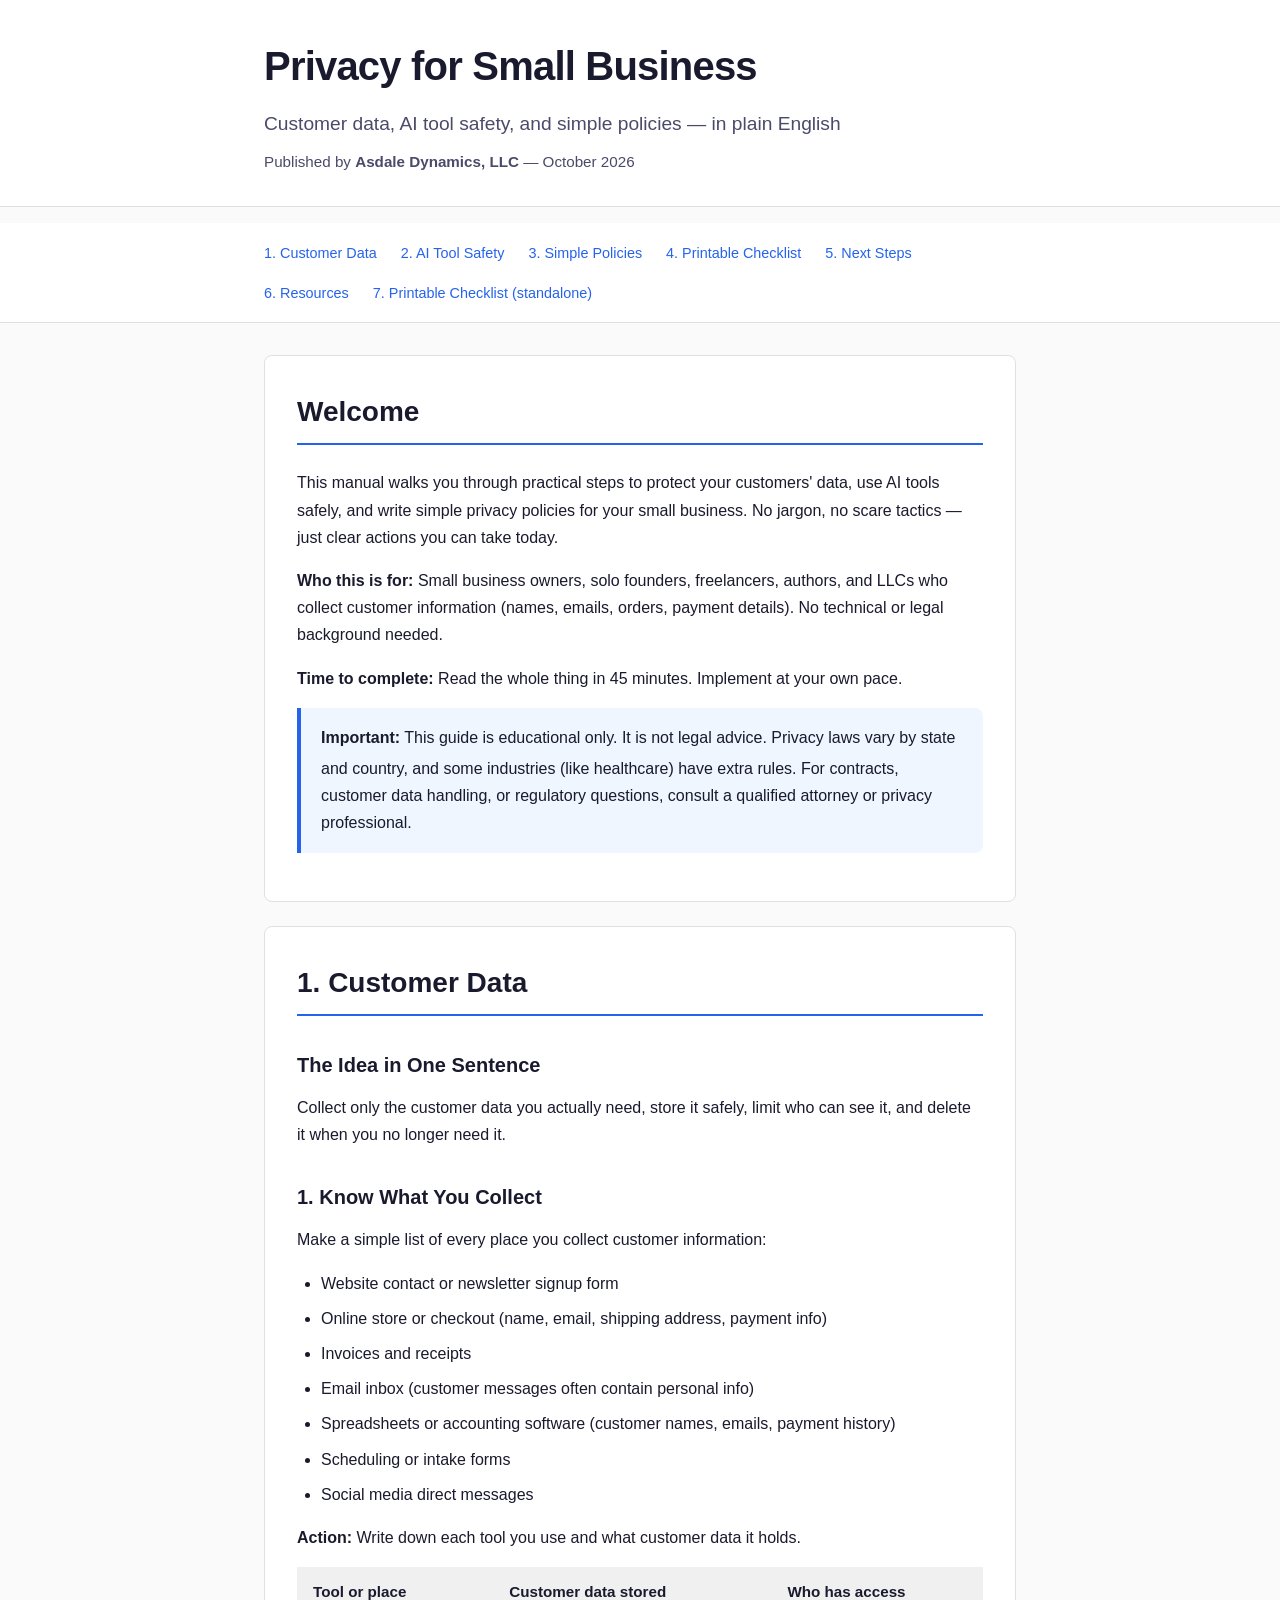
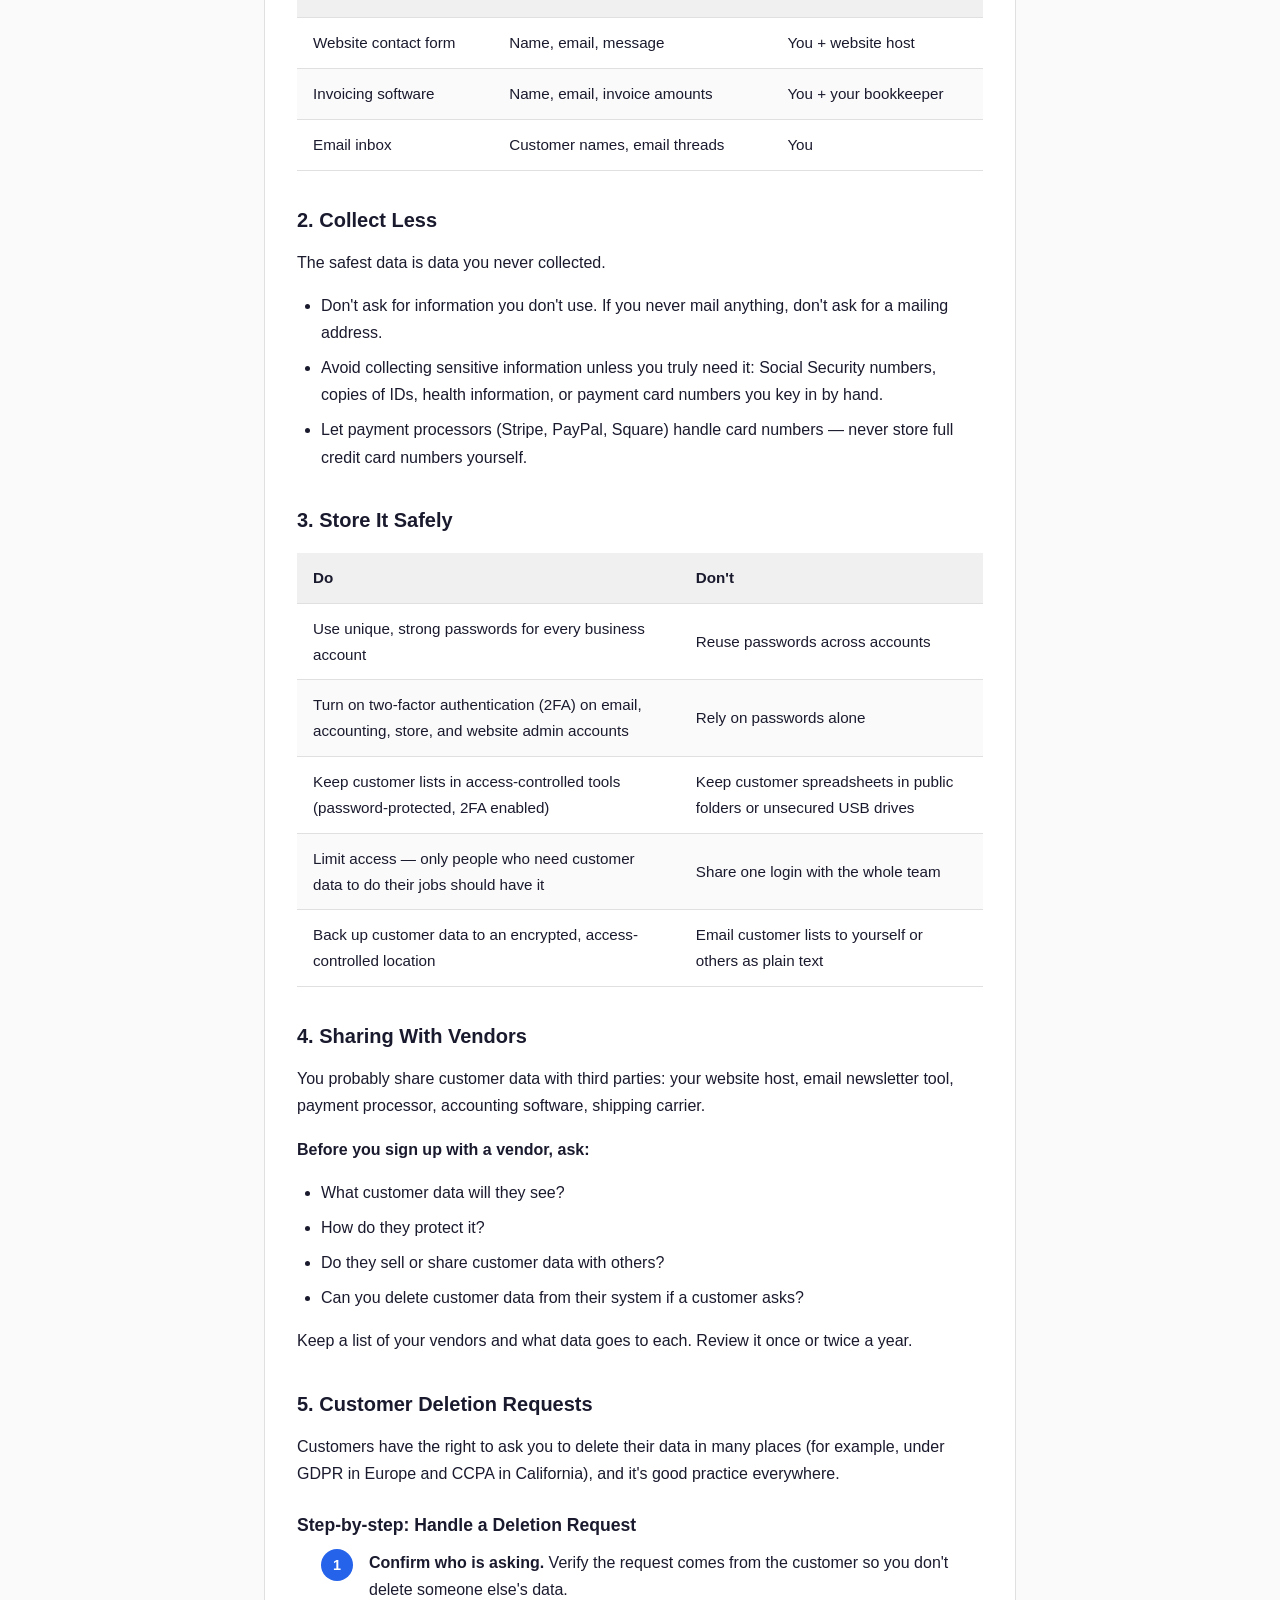
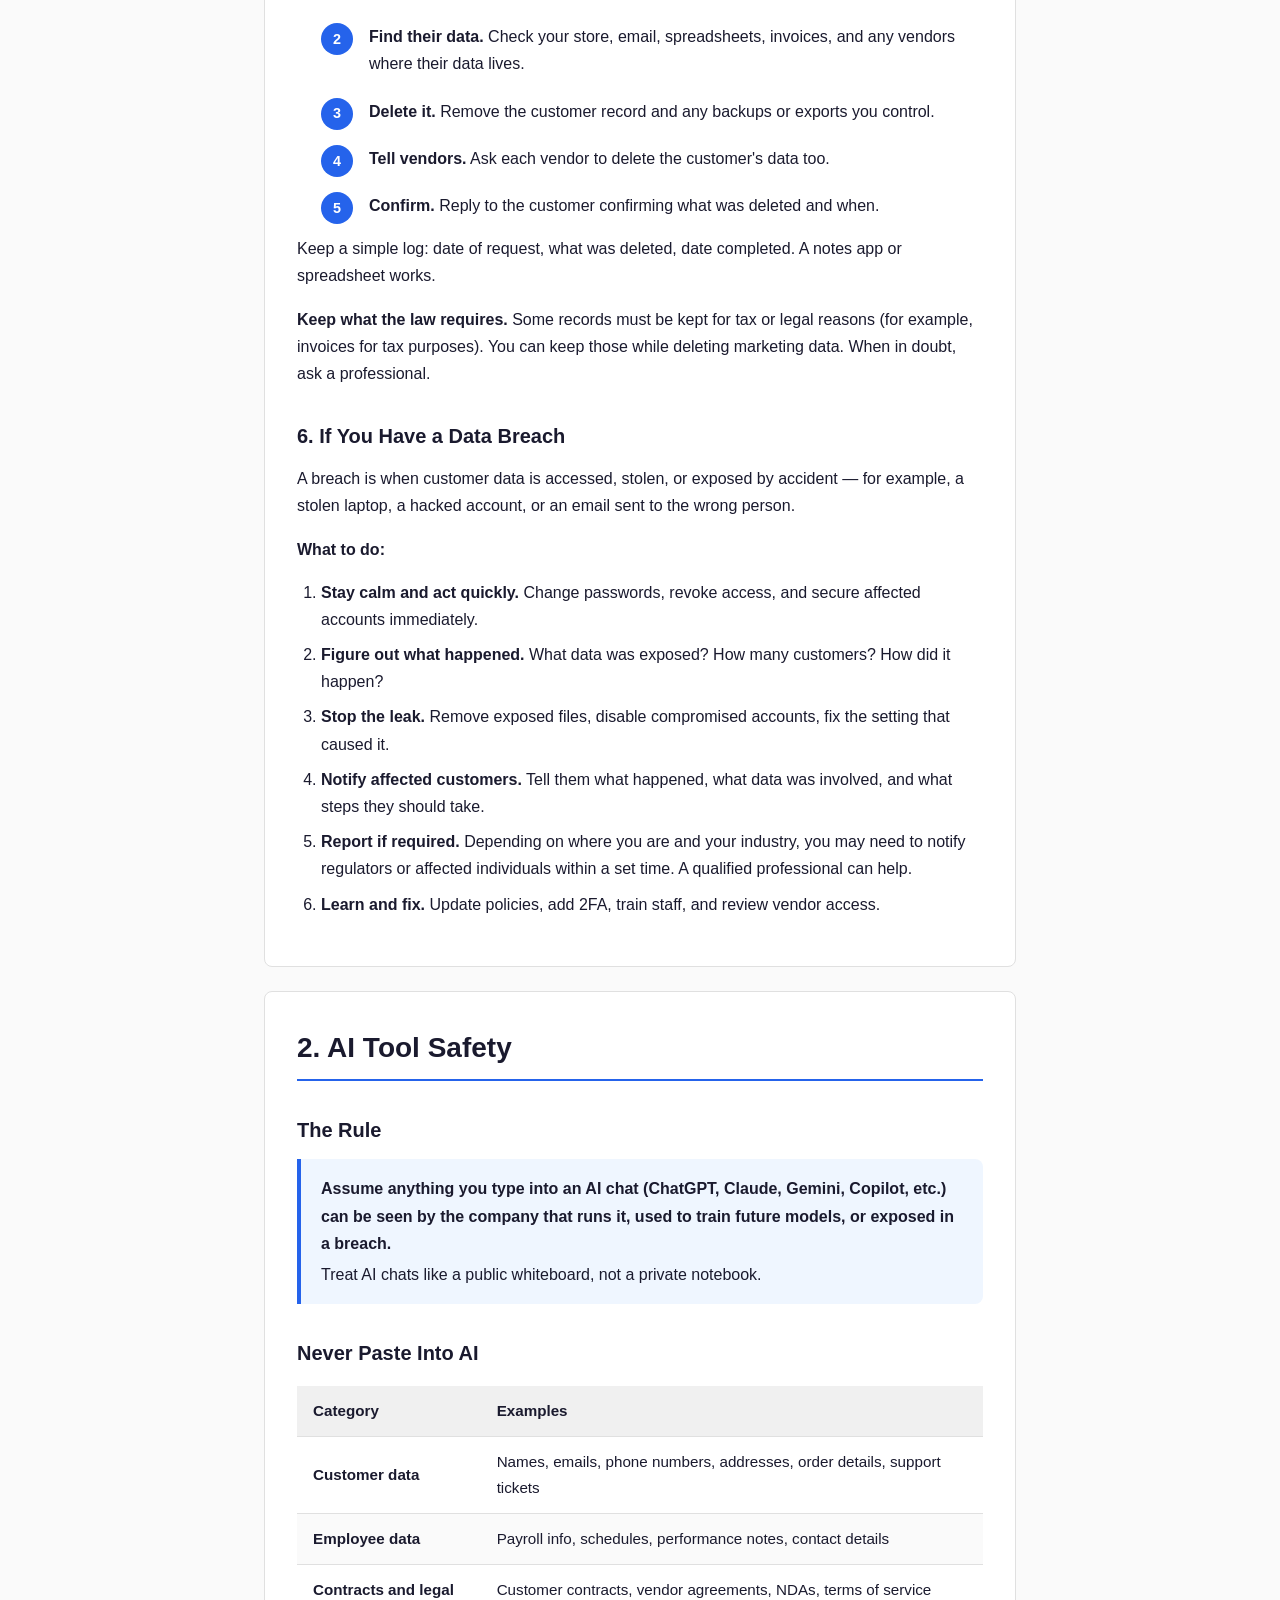
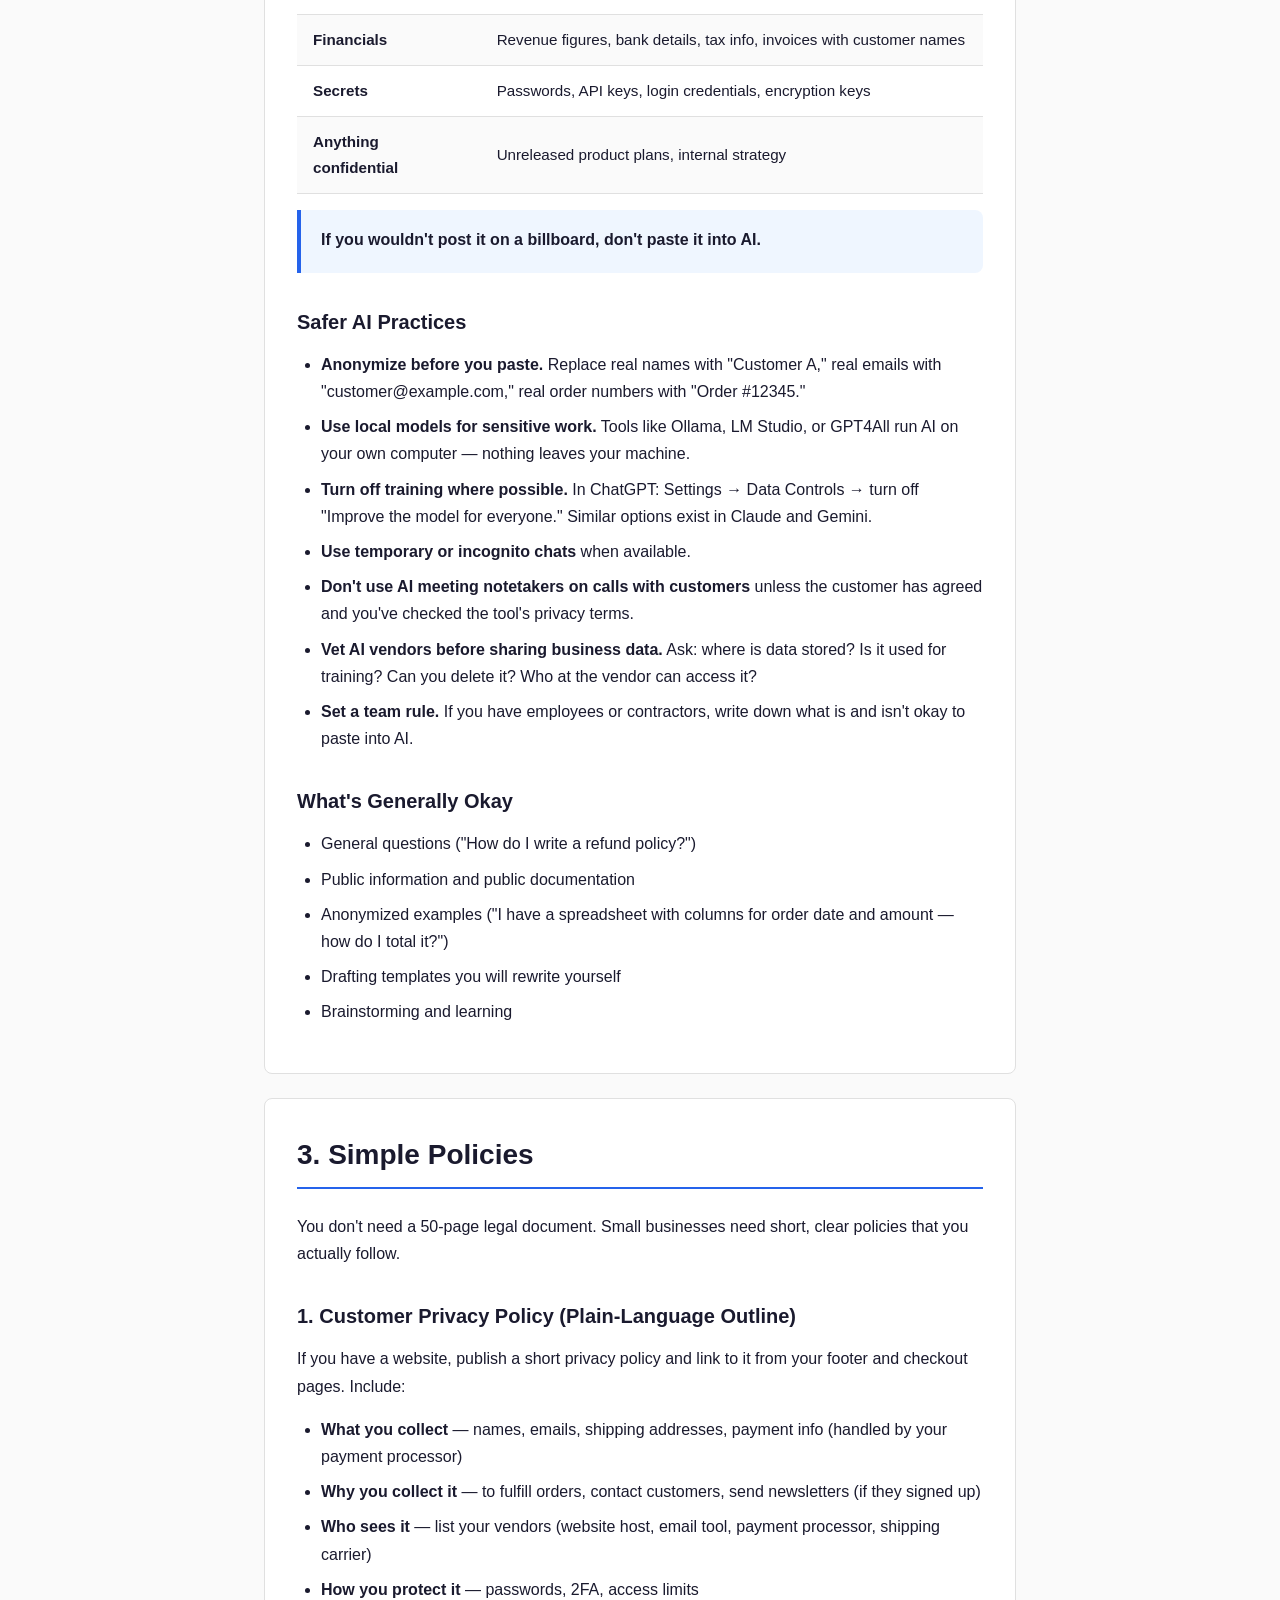
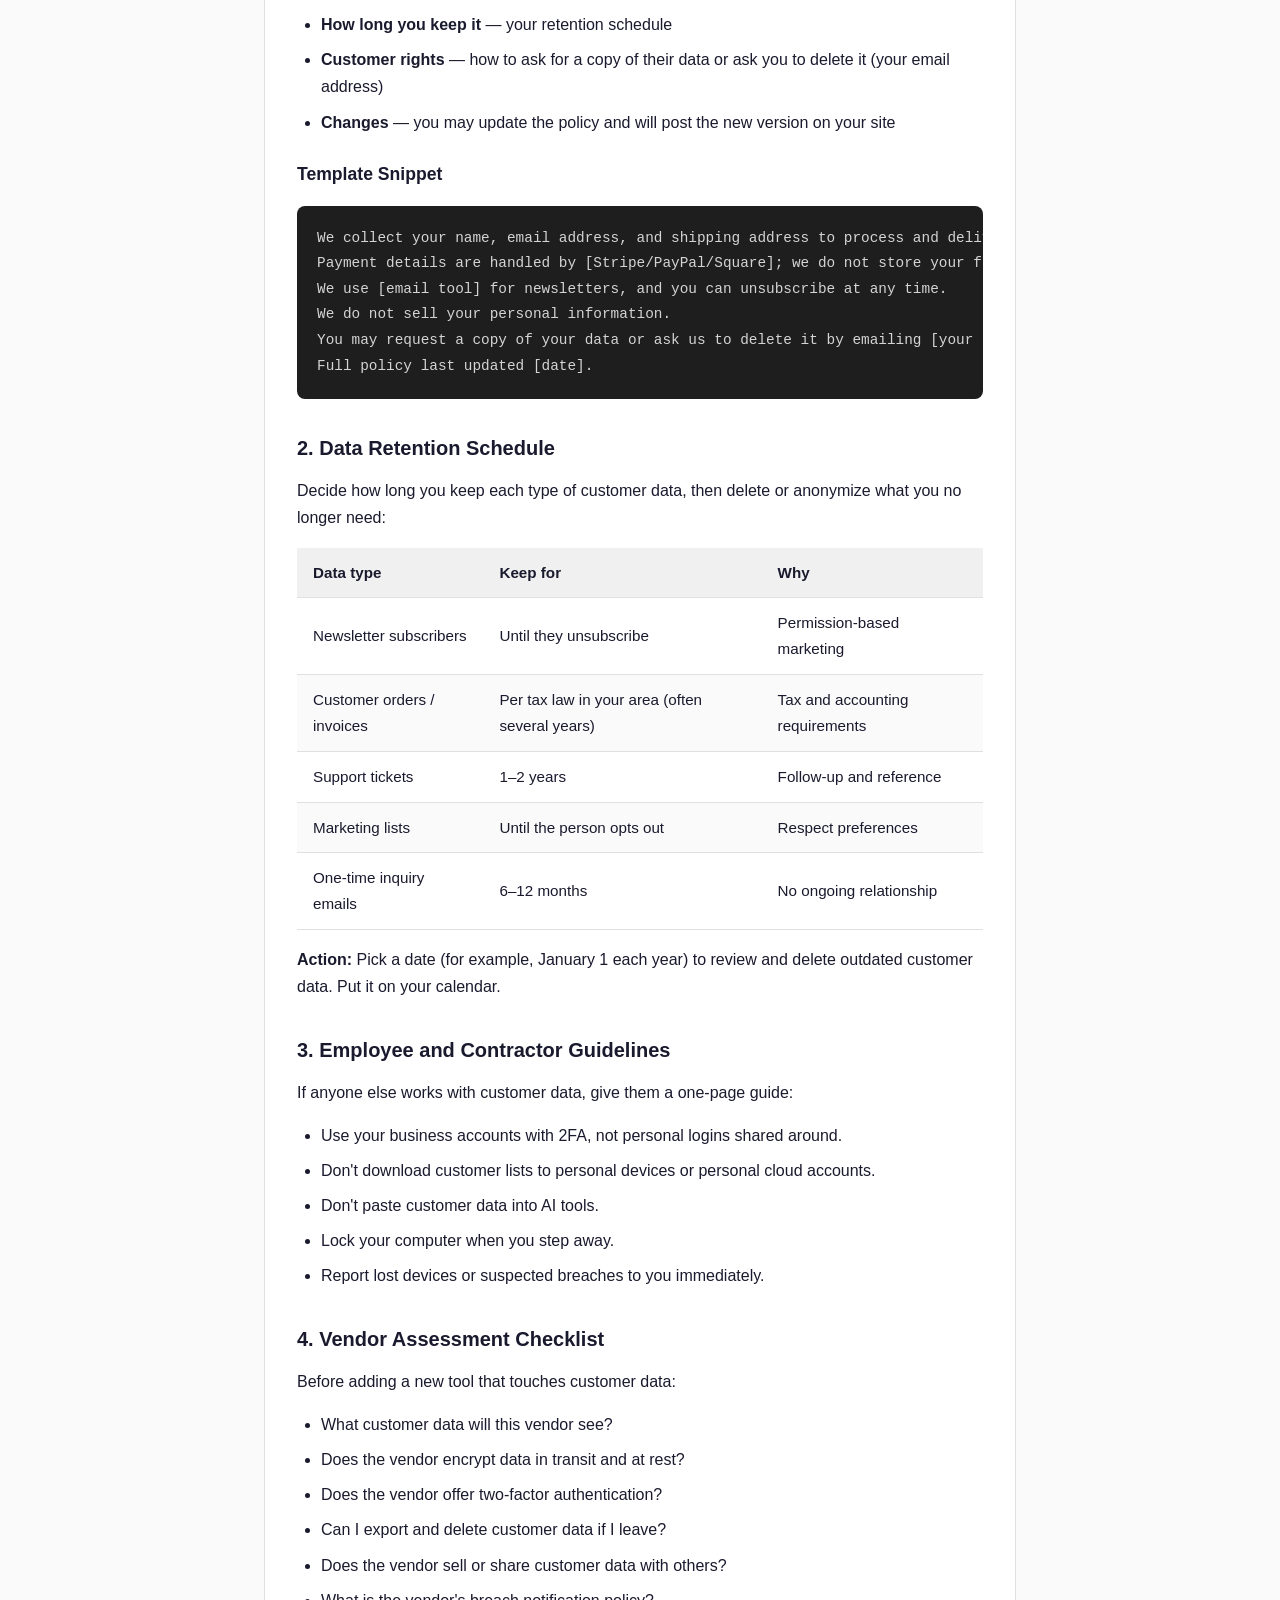
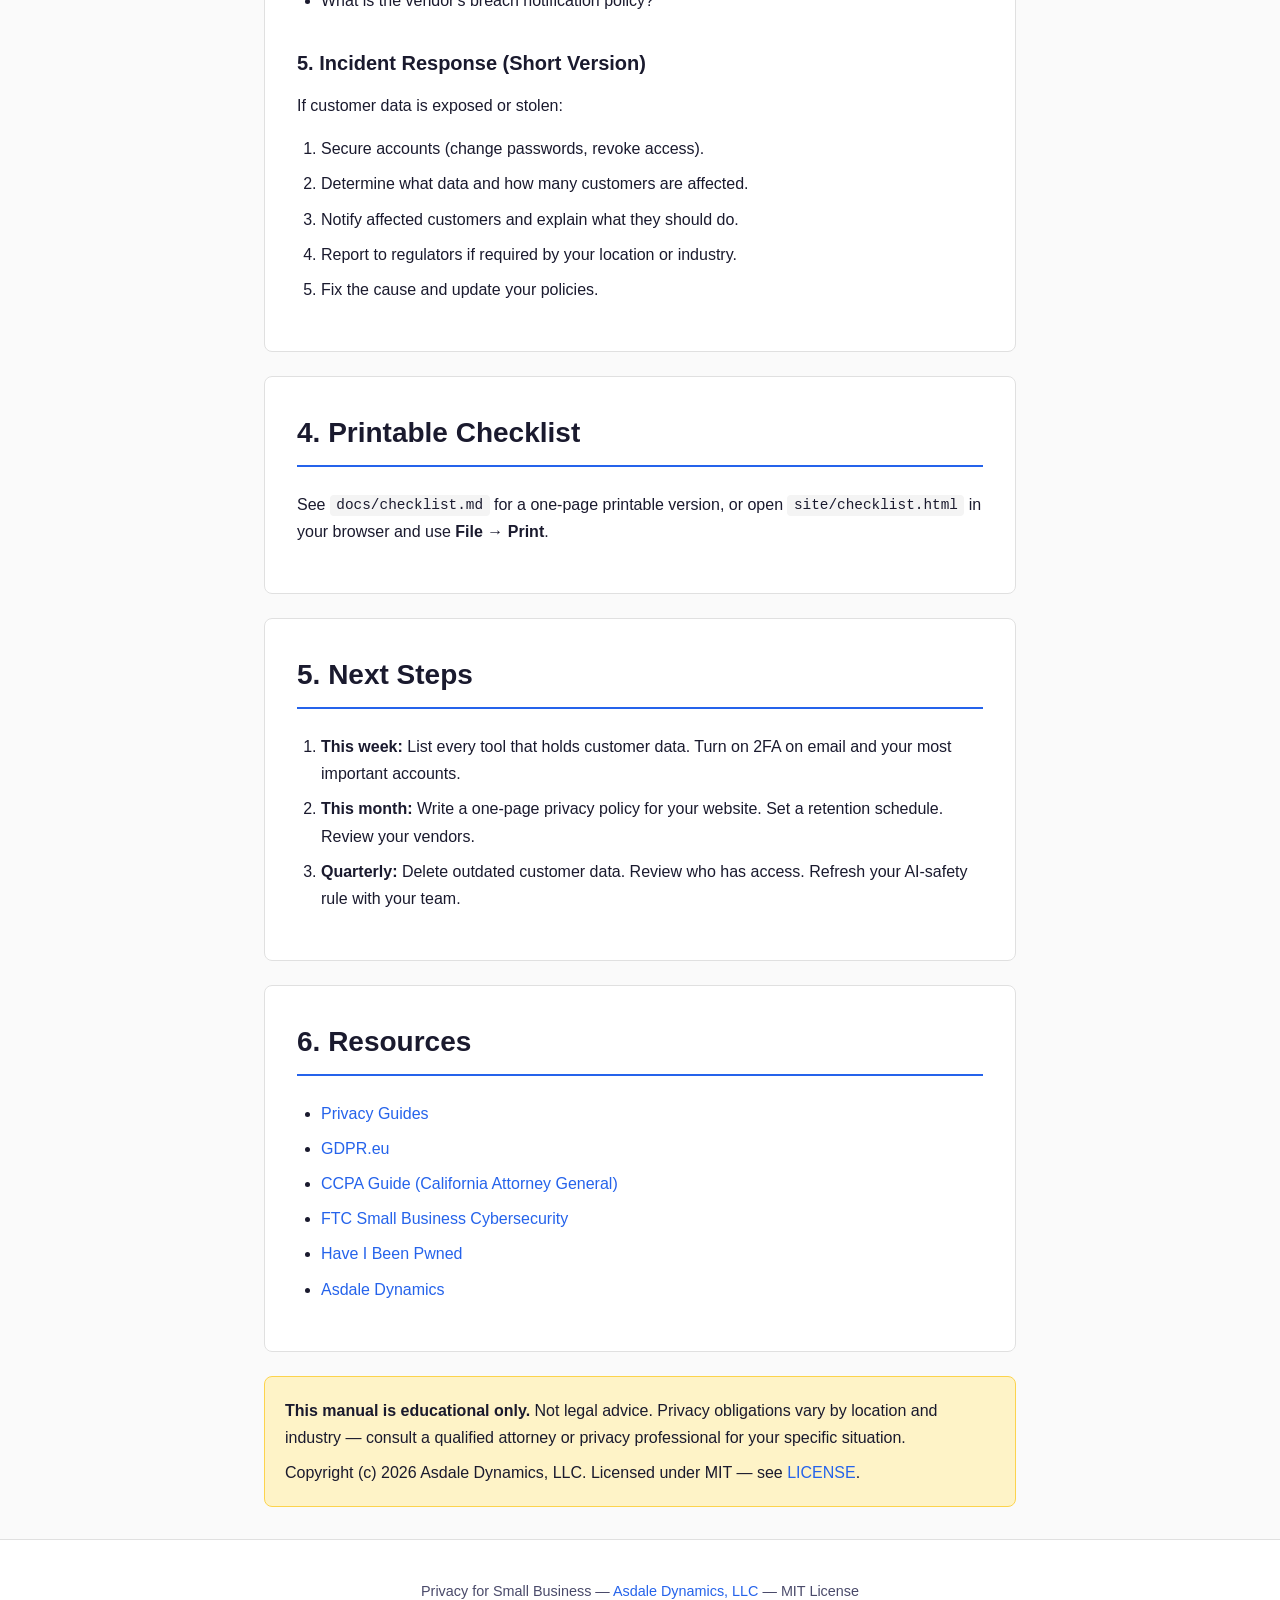
<file: site/index.html>
<!DOCTYPE html>
<html lang="en">
<head>
  <meta charset="UTF-8">
  <meta name="viewport" content="width=device-width, initial-scale=1.0">
  <meta name="description" content="Privacy for Small Business — A beginner's manual for protecting customer data, using AI tools safely, and writing simple privacy policies. By Asdale Dynamics, LLC.">
  <title>Privacy for Small Business — Asdale Dynamics, LLC</title>
  <link rel="stylesheet" href="assets/style.css">
</head>
<body>
  <header class="site-header">
    <div class="container">
      <h1>Privacy for Small Business</h1>
      <p class="subtitle">Customer data, AI tool safety, and simple policies — in plain English</p>
      <p class="credit">Published by <strong>Asdale Dynamics, LLC</strong> — October 2026</p>
    </div>
  </header>

  <nav class="toc" aria-label="Table of Contents">
    <div class="container">
      <ul>
        <li><a href="#customer-data">1. Customer Data</a></li>
        <li><a href="#ai-tool-safety">2. AI Tool Safety</a></li>
        <li><a href="#simple-policies">3. Simple Policies</a></li>
        <li><a href="#printable-checklist">4. Printable Checklist</a></li>
        <li><a href="#next-steps">5. Next Steps</a></li>
        <li><a href="#resources">6. Resources</a></li>
        <li><a href="checklist.html">7. Printable Checklist (standalone)</a></li>
      </ul>
    </div>
  </nav>

  <main class="container">
    <section id="intro" class="section">
      <h2>Welcome</h2>
      <p>This manual walks you through practical steps to protect your customers' data, use AI tools safely, and write simple privacy policies for your small business. No jargon, no scare tactics — just clear actions you can take today.</p>
      <p><strong>Who this is for:</strong> Small business owners, solo founders, freelancers, authors, and LLCs who collect customer information (names, emails, orders, payment details). No technical or legal background needed.</p>
      <p><strong>Time to complete:</strong> Read the whole thing in 45 minutes. Implement at your own pace.</p>
      <p class="note"><strong>Important:</strong> This guide is educational only. It is not legal advice. Privacy laws vary by state and country, and some industries (like healthcare) have extra rules. For contracts, customer data handling, or regulatory questions, consult a qualified attorney or privacy professional.</p>
    </section>

    <section id="customer-data" class="section">
      <h2>1. Customer Data</h2>

      <h3>The Idea in One Sentence</h3>
      <p>Collect only the customer data you actually need, store it safely, limit who can see it, and delete it when you no longer need it.</p>

      <h3>1. Know What You Collect</h3>
      <p>Make a simple list of every place you collect customer information:</p>
      <ul>
        <li>Website contact or newsletter signup form</li>
        <li>Online store or checkout (name, email, shipping address, payment info)</li>
        <li>Invoices and receipts</li>
        <li>Email inbox (customer messages often contain personal info)</li>
        <li>Spreadsheets or accounting software (customer names, emails, payment history)</li>
        <li>Scheduling or intake forms</li>
        <li>Social media direct messages</li>
      </ul>
      <p><strong>Action:</strong> Write down each tool you use and what customer data it holds.</p>
      <table>
        <thead>
          <tr><th>Tool or place</th><th>Customer data stored</th><th>Who has access</th></tr>
        </thead>
        <tbody>
          <tr><td>Website contact form</td><td>Name, email, message</td><td>You + website host</td></tr>
          <tr><td>Invoicing software</td><td>Name, email, invoice amounts</td><td>You + your bookkeeper</td></tr>
          <tr><td>Email inbox</td><td>Customer names, email threads</td><td>You</td></tr>
        </tbody>
      </table>

      <h3>2. Collect Less</h3>
      <p>The safest data is data you never collected.</p>
      <ul>
        <li>Don't ask for information you don't use. If you never mail anything, don't ask for a mailing address.</li>
        <li>Avoid collecting sensitive information unless you truly need it: Social Security numbers, copies of IDs, health information, or payment card numbers you key in by hand.</li>
        <li>Let payment processors (Stripe, PayPal, Square) handle card numbers — never store full credit card numbers yourself.</li>
      </ul>

      <h3>3. Store It Safely</h3>
      <table>
        <thead>
          <tr><th>Do</th><th>Don't</th></tr>
        </thead>
        <tbody>
          <tr><td>Use unique, strong passwords for every business account</td><td>Reuse passwords across accounts</td></tr>
          <tr><td>Turn on two-factor authentication (2FA) on email, accounting, store, and website admin accounts</td><td>Rely on passwords alone</td></tr>
          <tr><td>Keep customer lists in access-controlled tools (password-protected, 2FA enabled)</td><td>Keep customer spreadsheets in public folders or unsecured USB drives</td></tr>
          <tr><td>Limit access — only people who need customer data to do their jobs should have it</td><td>Share one login with the whole team</td></tr>
          <tr><td>Back up customer data to an encrypted, access-controlled location</td><td>Email customer lists to yourself or others as plain text</td></tr>
        </tbody>
      </table>

      <h3>4. Sharing With Vendors</h3>
      <p>You probably share customer data with third parties: your website host, email newsletter tool, payment processor, accounting software, shipping carrier.</p>
      <p><strong>Before you sign up with a vendor, ask:</strong></p>
      <ul>
        <li>What customer data will they see?</li>
        <li>How do they protect it?</li>
        <li>Do they sell or share customer data with others?</li>
        <li>Can you delete customer data from their system if a customer asks?</li>
      </ul>
      <p>Keep a list of your vendors and what data goes to each. Review it once or twice a year.</p>

      <h3>5. Customer Deletion Requests</h3>
      <p>Customers have the right to ask you to delete their data in many places (for example, under GDPR in Europe and CCPA in California), and it's good practice everywhere.</p>
      <h4>Step-by-step: Handle a Deletion Request</h4>
      <ol class="steps">
        <li><strong>Confirm who is asking.</strong> Verify the request comes from the customer so you don't delete someone else's data.</li>
        <li><strong>Find their data.</strong> Check your store, email, spreadsheets, invoices, and any vendors where their data lives.</li>
        <li><strong>Delete it.</strong> Remove the customer record and any backups or exports you control.</li>
        <li><strong>Tell vendors.</strong> Ask each vendor to delete the customer's data too.</li>
        <li><strong>Confirm.</strong> Reply to the customer confirming what was deleted and when.</li>
      </ol>
      <p>Keep a simple log: date of request, what was deleted, date completed. A notes app or spreadsheet works.</p>
      <p><strong>Keep what the law requires.</strong> Some records must be kept for tax or legal reasons (for example, invoices for tax purposes). You can keep those while deleting marketing data. When in doubt, ask a professional.</p>

      <h3>6. If You Have a Data Breach</h3>
      <p>A breach is when customer data is accessed, stolen, or exposed by accident — for example, a stolen laptop, a hacked account, or an email sent to the wrong person.</p>
      <p><strong>What to do:</strong></p>
      <ol>
        <li><strong>Stay calm and act quickly.</strong> Change passwords, revoke access, and secure affected accounts immediately.</li>
        <li><strong>Figure out what happened.</strong> What data was exposed? How many customers? How did it happen?</li>
        <li><strong>Stop the leak.</strong> Remove exposed files, disable compromised accounts, fix the setting that caused it.</li>
        <li><strong>Notify affected customers.</strong> Tell them what happened, what data was involved, and what steps they should take.</li>
        <li><strong>Report if required.</strong> Depending on where you are and your industry, you may need to notify regulators or affected individuals within a set time. A qualified professional can help.</li>
        <li><strong>Learn and fix.</strong> Update policies, add 2FA, train staff, and review vendor access.</li>
      </ol>
    </section>

    <section id="ai-tool-safety" class="section">
      <h2>2. AI Tool Safety</h2>

      <h3>The Rule</h3>
      <p class="note"><strong>Assume anything you type into an AI chat (ChatGPT, Claude, Gemini, Copilot, etc.) can be seen by the company that runs it, used to train future models, or exposed in a breach.</strong> Treat AI chats like a public whiteboard, not a private notebook.</p>

      <h3>Never Paste Into AI</h3>
      <table>
        <thead>
          <tr><th>Category</th><th>Examples</th></tr>
        </thead>
        <tbody>
          <tr><td><strong>Customer data</strong></td><td>Names, emails, phone numbers, addresses, order details, support tickets</td></tr>
          <tr><td><strong>Employee data</strong></td><td>Payroll info, schedules, performance notes, contact details</td></tr>
          <tr><td><strong>Contracts and legal</strong></td><td>Customer contracts, vendor agreements, NDAs, terms of service</td></tr>
          <tr><td><strong>Financials</strong></td><td>Revenue figures, bank details, tax info, invoices with customer names</td></tr>
          <tr><td><strong>Secrets</strong></td><td>Passwords, API keys, login credentials, encryption keys</td></tr>
          <tr><td><strong>Anything confidential</strong></td><td>Unreleased product plans, internal strategy</td></tr>
        </tbody>
      </table>
      <p class="note"><strong>If you wouldn't post it on a billboard, don't paste it into AI.</strong></p>

      <h3>Safer AI Practices</h3>
      <ul>
        <li><strong>Anonymize before you paste.</strong> Replace real names with "Customer A," real emails with "customer@example.com," real order numbers with "Order #12345."</li>
        <li><strong>Use local models for sensitive work.</strong> Tools like Ollama, LM Studio, or GPT4All run AI on your own computer — nothing leaves your machine.</li>
        <li><strong>Turn off training where possible.</strong> In ChatGPT: Settings → Data Controls → turn off "Improve the model for everyone." Similar options exist in Claude and Gemini.</li>
        <li><strong>Use temporary or incognito chats</strong> when available.</li>
        <li><strong>Don't use AI meeting notetakers on calls with customers</strong> unless the customer has agreed and you've checked the tool's privacy terms.</li>
        <li><strong>Vet AI vendors before sharing business data.</strong> Ask: where is data stored? Is it used for training? Can you delete it? Who at the vendor can access it?</li>
        <li><strong>Set a team rule.</strong> If you have employees or contractors, write down what is and isn't okay to paste into AI.</li>
      </ul>

      <h3>What's Generally Okay</h3>
      <ul>
        <li>General questions ("How do I write a refund policy?")</li>
        <li>Public information and public documentation</li>
        <li>Anonymized examples ("I have a spreadsheet with columns for order date and amount — how do I total it?")</li>
        <li>Drafting templates you will rewrite yourself</li>
        <li>Brainstorming and learning</li>
      </ul>
    </section>

    <section id="simple-policies" class="section">
      <h2>3. Simple Policies</h2>

      <p>You don't need a 50-page legal document. Small businesses need short, clear policies that you actually follow.</p>

      <h3>1. Customer Privacy Policy (Plain-Language Outline)</h3>
      <p>If you have a website, publish a short privacy policy and link to it from your footer and checkout pages. Include:</p>
      <ul>
        <li><strong>What you collect</strong> — names, emails, shipping addresses, payment info (handled by your payment processor)</li>
        <li><strong>Why you collect it</strong> — to fulfill orders, contact customers, send newsletters (if they signed up)</li>
        <li><strong>Who sees it</strong> — list your vendors (website host, email tool, payment processor, shipping carrier)</li>
        <li><strong>How you protect it</strong> — passwords, 2FA, access limits</li>
        <li><strong>How long you keep it</strong> — your retention schedule</li>
        <li><strong>Customer rights</strong> — how to ask for a copy of their data or ask you to delete it (your email address)</li>
        <li><strong>Changes</strong> — you may update the policy and will post the new version on your site</li>
      </ul>
      <h4>Template Snippet</h4>
      <pre><code>We collect your name, email address, and shipping address to process and deliver your orders.
Payment details are handled by [Stripe/PayPal/Square]; we do not store your full credit card number.
We use [email tool] for newsletters, and you can unsubscribe at any time.
We do not sell your personal information.
You may request a copy of your data or ask us to delete it by emailing [your privacy email].
Full policy last updated [date].</code></pre>

      <h3>2. Data Retention Schedule</h3>
      <p>Decide how long you keep each type of customer data, then delete or anonymize what you no longer need:</p>
      <table>
        <thead>
          <tr><th>Data type</th><th>Keep for</th><th>Why</th></tr>
        </thead>
        <tbody>
          <tr><td>Newsletter subscribers</td><td>Until they unsubscribe</td><td>Permission-based marketing</td></tr>
          <tr><td>Customer orders / invoices</td><td>Per tax law in your area (often several years)</td><td>Tax and accounting requirements</td></tr>
          <tr><td>Support tickets</td><td>1–2 years</td><td>Follow-up and reference</td></tr>
          <tr><td>Marketing lists</td><td>Until the person opts out</td><td>Respect preferences</td></tr>
          <tr><td>One-time inquiry emails</td><td>6–12 months</td><td>No ongoing relationship</td></tr>
        </tbody>
      </table>
      <p><strong>Action:</strong> Pick a date (for example, January 1 each year) to review and delete outdated customer data. Put it on your calendar.</p>

      <h3>3. Employee and Contractor Guidelines</h3>
      <p>If anyone else works with customer data, give them a one-page guide:</p>
      <ul>
        <li>Use your business accounts with 2FA, not personal logins shared around.</li>
        <li>Don't download customer lists to personal devices or personal cloud accounts.</li>
        <li>Don't paste customer data into AI tools.</li>
        <li>Lock your computer when you step away.</li>
        <li>Report lost devices or suspected breaches to you immediately.</li>
      </ul>

      <h3>4. Vendor Assessment Checklist</h3>
      <p>Before adding a new tool that touches customer data:</p>
      <ul>
        <li>What customer data will this vendor see?</li>
        <li>Does the vendor encrypt data in transit and at rest?</li>
        <li>Does the vendor offer two-factor authentication?</li>
        <li>Can I export and delete customer data if I leave?</li>
        <li>Does the vendor sell or share customer data with others?</li>
        <li>What is the vendor's breach notification policy?</li>
      </ul>

      <h3>5. Incident Response (Short Version)</h3>
      <p>If customer data is exposed or stolen:</p>
      <ol>
        <li>Secure accounts (change passwords, revoke access).</li>
        <li>Determine what data and how many customers are affected.</li>
        <li>Notify affected customers and explain what they should do.</li>
        <li>Report to regulators if required by your location or industry.</li>
        <li>Fix the cause and update your policies.</li>
      </ol>
    </section>

    <section id="printable-checklist" class="section">
      <h2>4. Printable Checklist</h2>
      <p>See <code>docs/checklist.md</code> for a one-page printable version, or open <code>site/checklist.html</code> in your browser and use <strong>File → Print</strong>.</p>
    </section>

    <section id="next-steps" class="section">
      <h2>5. Next Steps</h2>
      <ol>
        <li><strong>This week:</strong> List every tool that holds customer data. Turn on 2FA on email and your most important accounts.</li>
        <li><strong>This month:</strong> Write a one-page privacy policy for your website. Set a retention schedule. Review your vendors.</li>
        <li><strong>Quarterly:</strong> Delete outdated customer data. Review who has access. Refresh your AI-safety rule with your team.</li>
      </ol>
    </section>

    <section id="resources" class="section">
      <h2>6. Resources</h2>
      <ul>
        <li><a href="https://privacyguides.org" target="_blank" rel="noopener">Privacy Guides</a></li>
        <li><a href="https://gdpr.eu" target="_blank" rel="noopener">GDPR.eu</a></li>
        <li><a href="https://oag.ca.gov/privacy/ccpa" target="_blank" rel="noopener">CCPA Guide (California Attorney General)</a></li>
        <li><a href="https://ftc.gov" target="_blank" rel="noopener">FTC Small Business Cybersecurity</a></li>
        <li><a href="https://haveibeenpwned.com" target="_blank" rel="noopener">Have I Been Pwned</a></li>
        <li><a href="https://dylanasdale.github.io" target="_blank" rel="noopener">Asdale Dynamics</a></li>
      </ul>
    </section>

    <section id="disclaimer" class="section disclaimer">
      <p><strong>This manual is educational only.</strong> Not legal advice. Privacy obligations vary by location and industry — consult a qualified attorney or privacy professional for your specific situation.</p>
      <p>Copyright (c) 2026 Asdale Dynamics, LLC. Licensed under MIT — see <a href="../LICENSE">LICENSE</a>.</p>
    </section>
  </main>

  <footer class="site-footer">
    <div class="container">
      <p>Privacy for Small Business — <a href="https://dylanasdale.github.io" target="_blank" rel="noopener">Asdale Dynamics, LLC</a> — MIT License</p>
    </div>
  </footer>
</body>
</html>
</file>
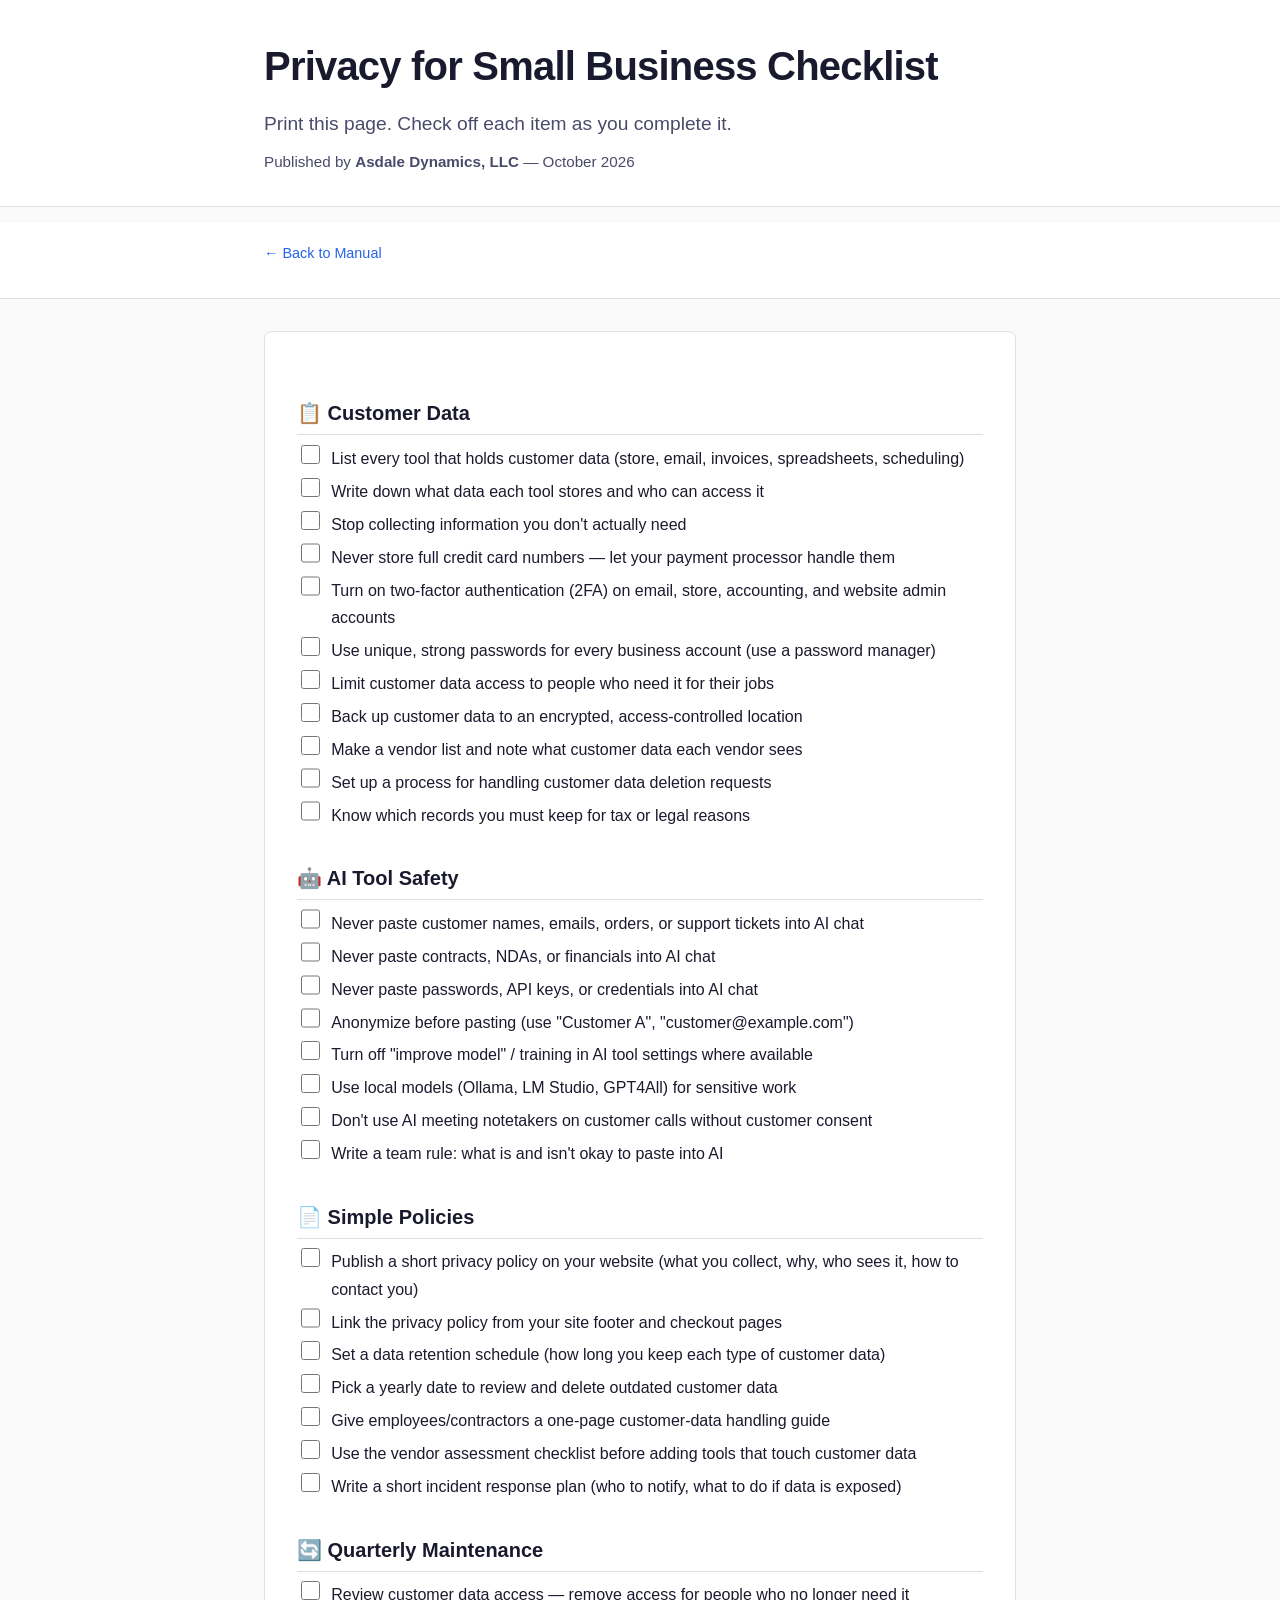
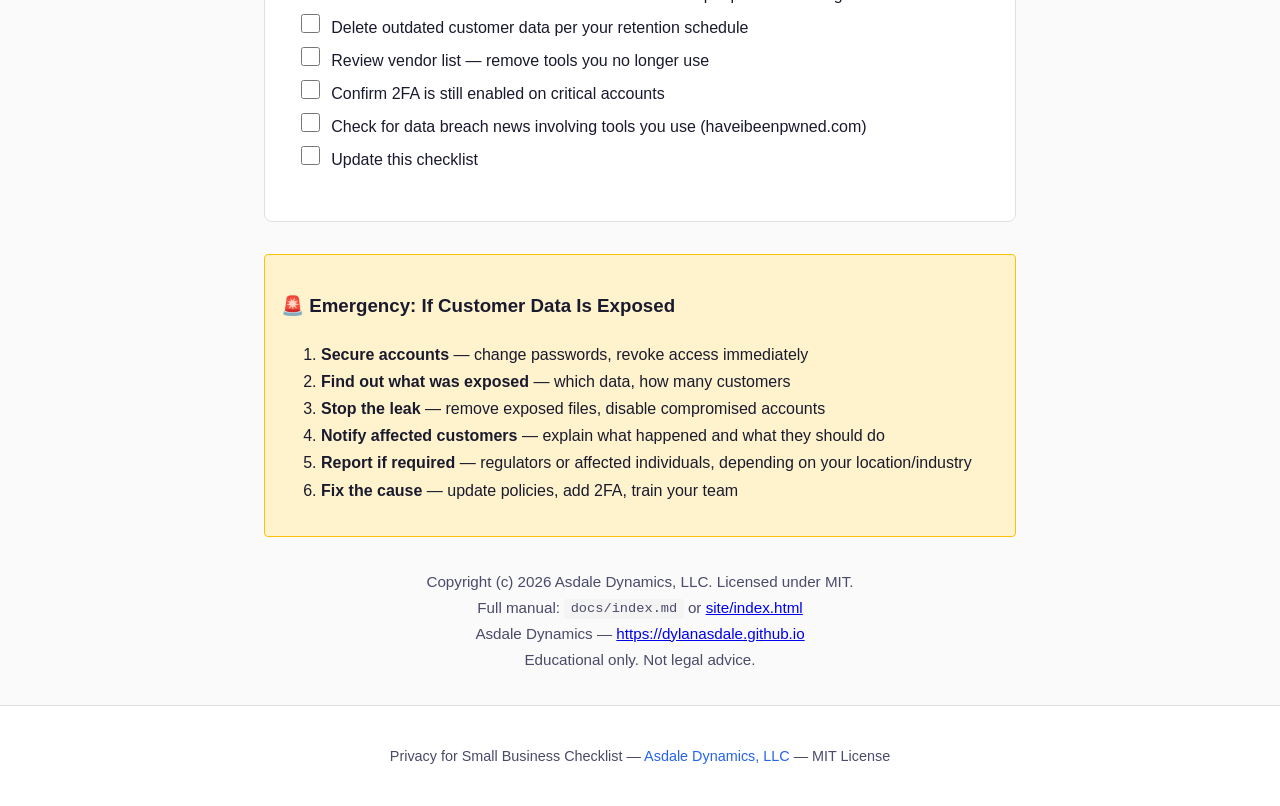
<file: site/checklist.html>
<!DOCTYPE html>
<html lang="en">
<head>
  <meta charset="UTF-8">
  <meta name="viewport" content="width=device-width, initial-scale=1.0">
  <meta name="description" content="Privacy for Small Business Checklist — Printable checklist for customer data, AI tool safety, and simple policies.">
  <title>Privacy for Small Business Checklist — Asdale Dynamics, LLC</title>
  <link rel="stylesheet" href="assets/style.css">
  <style>
    @media print {
      .no-print { display: none !important; }
      body { font-size: 11pt; line-height: 1.4; }
      .section { page-break-inside: avoid; }
      .checklist-item { page-break-inside: avoid; }
      a { text-decoration: none; color: inherit; }
      .site-header, .site-footer { display: none; }
    }
    .checklist-item { display: flex; align-items: baseline; gap: 0.5rem; margin: 0.25rem 0; }
    .checklist-item input[type="checkbox"] { width: 1.2rem; height: 1.2rem; flex-shrink: 0; margin-top: 0.1rem; }
    .checklist-group { margin-bottom: 1rem; }
    .checklist-group h3 { margin-bottom: 0.5rem; border-bottom: 1px solid #ddd; padding-bottom: 0.25rem; }
    .emergency { background: #fff3cd; border: 1px solid #ffc107; padding: 1rem; border-radius: 4px; margin-top: 2rem; }
  </style>
</head>
<body>
  <header class="site-header no-print">
    <div class="container">
      <h1>Privacy for Small Business Checklist</h1>
      <p class="subtitle">Print this page. Check off each item as you complete it.</p>
      <p class="credit">Published by <strong>Asdale Dynamics, LLC</strong> — October 2026</p>
    </div>
  </header>

  <nav class="toc no-print" aria-label="Navigation">
    <div class="container">
      <a href="index.html" class="back-link">← Back to Manual</a>
    </div>
  </nav>

  <main class="container">
    <section class="section">
      <div class="checklist-group">
        <h3>📋 Customer Data</h3>
        <label class="checklist-item"><input type="checkbox"> List every tool that holds customer data (store, email, invoices, spreadsheets, scheduling)</label>
        <label class="checklist-item"><input type="checkbox"> Write down what data each tool stores and who can access it</label>
        <label class="checklist-item"><input type="checkbox"> Stop collecting information you don't actually need</label>
        <label class="checklist-item"><input type="checkbox"> Never store full credit card numbers — let your payment processor handle them</label>
        <label class="checklist-item"><input type="checkbox"> Turn on two-factor authentication (2FA) on email, store, accounting, and website admin accounts</label>
        <label class="checklist-item"><input type="checkbox"> Use unique, strong passwords for every business account (use a password manager)</label>
        <label class="checklist-item"><input type="checkbox"> Limit customer data access to people who need it for their jobs</label>
        <label class="checklist-item"><input type="checkbox"> Back up customer data to an encrypted, access-controlled location</label>
        <label class="checklist-item"><input type="checkbox"> Make a vendor list and note what customer data each vendor sees</label>
        <label class="checklist-item"><input type="checkbox"> Set up a process for handling customer data deletion requests</label>
        <label class="checklist-item"><input type="checkbox"> Know which records you must keep for tax or legal reasons</label>
      </div>

      <div class="checklist-group">
        <h3>🤖 AI Tool Safety</h3>
        <label class="checklist-item"><input type="checkbox"> Never paste customer names, emails, orders, or support tickets into AI chat</label>
        <label class="checklist-item"><input type="checkbox"> Never paste contracts, NDAs, or financials into AI chat</label>
        <label class="checklist-item"><input type="checkbox"> Never paste passwords, API keys, or credentials into AI chat</label>
        <label class="checklist-item"><input type="checkbox"> Anonymize before pasting (use "Customer A", "customer@example.com")</label>
        <label class="checklist-item"><input type="checkbox"> Turn off "improve model" / training in AI tool settings where available</label>
        <label class="checklist-item"><input type="checkbox"> Use local models (Ollama, LM Studio, GPT4All) for sensitive work</label>
        <label class="checklist-item"><input type="checkbox"> Don't use AI meeting notetakers on customer calls without customer consent</label>
        <label class="checklist-item"><input type="checkbox"> Write a team rule: what is and isn't okay to paste into AI</label>
      </div>

      <div class="checklist-group">
        <h3>📄 Simple Policies</h3>
        <label class="checklist-item"><input type="checkbox"> Publish a short privacy policy on your website (what you collect, why, who sees it, how to contact you)</label>
        <label class="checklist-item"><input type="checkbox"> Link the privacy policy from your site footer and checkout pages</label>
        <label class="checklist-item"><input type="checkbox"> Set a data retention schedule (how long you keep each type of customer data)</label>
        <label class="checklist-item"><input type="checkbox"> Pick a yearly date to review and delete outdated customer data</label>
        <label class="checklist-item"><input type="checkbox"> Give employees/contractors a one-page customer-data handling guide</label>
        <label class="checklist-item"><input type="checkbox"> Use the vendor assessment checklist before adding tools that touch customer data</label>
        <label class="checklist-item"><input type="checkbox"> Write a short incident response plan (who to notify, what to do if data is exposed)</label>
      </div>

      <div class="checklist-group">
        <h3>🔄 Quarterly Maintenance</h3>
        <label class="checklist-item"><input type="checkbox"> Review customer data access — remove access for people who no longer need it</label>
        <label class="checklist-item"><input type="checkbox"> Delete outdated customer data per your retention schedule</label>
        <label class="checklist-item"><input type="checkbox"> Review vendor list — remove tools you no longer use</label>
        <label class="checklist-item"><input type="checkbox"> Confirm 2FA is still enabled on critical accounts</label>
        <label class="checklist-item"><input type="checkbox"> Check for data breach news involving tools you use (haveibeenpwned.com)</label>
        <label class="checklist-item"><input type="checkbox"> Update this checklist</label>
      </div>
    </section>

    <section class="emergency">
      <h3>🚨 Emergency: If Customer Data Is Exposed</h3>
      <ol>
        <li><strong>Secure accounts</strong> — change passwords, revoke access immediately</li>
        <li><strong>Find out what was exposed</strong> — which data, how many customers</li>
        <li><strong>Stop the leak</strong> — remove exposed files, disable compromised accounts</li>
        <li><strong>Notify affected customers</strong> — explain what happened and what they should do</li>
        <li><strong>Report if required</strong> — regulators or affected individuals, depending on your location/industry</li>
        <li><strong>Fix the cause</strong> — update policies, add 2FA, train your team</li>
      </ol>
    </section>

    <p class="credit" style="margin-top: 2rem; text-align: center;">
      Copyright (c) 2026 Asdale Dynamics, LLC. Licensed under MIT.<br>
      Full manual: <code>docs/index.md</code> or <a href="index.html">site/index.html</a><br>
      Asdale Dynamics — <a href="https://dylanasdale.github.io" target="_blank" rel="noopener">https://dylanasdale.github.io</a><br>
      Educational only. Not legal advice.
    </p>
  </main>

  <footer class="site-footer no-print">
    <div class="container">
      <p>Privacy for Small Business Checklist — <a href="https://dylanasdale.github.io" target="_blank" rel="noopener">Asdale Dynamics, LLC</a> — MIT License</p>
    </div>
  </footer>

  <script class="no-print">
    // Save checkbox state to localStorage
    document.querySelectorAll('input[type="checkbox"]').forEach((cb, i) => {
      const key = 'checklist-' + i;
      if (localStorage.getItem(key) === 'true') cb.checked = true;
      cb.addEventListener('change', () => localStorage.setItem(key, cb.checked));
    });
  </script>
</body>
</html>
</file>
<file: site/assets/style.css>
/* Privacy for Small Business — Stylesheet */
/* Asdale Dynamics, LLC — October 2026 */

:root {
  --color-bg: #fafafa;
  --color-text: #1a1a2e;
  --color-text-light: #4a4a6a;
  --color-primary: #2563eb;
  --color-primary-hover: #1d4ed8;
  --color-border: #e0e0e0;
  --color-code-bg: #f4f4f4;
  --color-table-header: #f0f0f0;
  --color-table-alt: #fafafa;
  --color-note-bg: #eff6ff;
  --color-note-border: #bfdbfe;
  --color-disclaimer-bg: #fef3c7;
  --color-disclaimer-border: #fcd34d;
  --color-emergency-bg: #fff3cd;
  --color-emergency-border: #ffc107;
  --max-width: 800px;
  --spacing: 1.5rem;
}

* {
  box-sizing: border-box;
}

html {
  scroll-behavior: smooth;
}

body {
  margin: 0;
  font-family: -apple-system, BlinkMacSystemFont, "Segoe UI", Roboto, "Helvetica Neue", Arial, sans-serif;
  line-height: 1.7;
  color: var(--color-text);
  background: var(--color-bg);
  font-size: 16px;
}

.container {
  max-width: var(--max-width);
  margin: 0 auto;
  padding: 0 var(--spacing);
}

/* Header */
.site-header {
  background: #fff;
  border-bottom: 1px solid var(--color-border);
  padding: 2rem 0;
  margin-bottom: 1rem;
}

.site-header h1 {
  margin: 0 0 0.5rem;
  font-size: 2.5rem;
  font-weight: 700;
  color: var(--color-text);
  letter-spacing: -0.02em;
}

.subtitle {
  margin: 0 0 0.5rem;
  font-size: 1.2rem;
  color: var(--color-text-light);
  font-weight: 400;
}

.credit {
  margin: 0;
  font-size: 0.95rem;
  color: var(--color-text-light);
}

/* Table of Contents */
.toc {
  background: #fff;
  border-bottom: 1px solid var(--color-border);
  padding: 1rem 0;
  margin-bottom: 2rem;
  position: sticky;
  top: 0;
  z-index: 100;
}

.toc ul {
  display: flex;
  flex-wrap: wrap;
  gap: 0.75rem 1.5rem;
  list-style: none;
  margin: 0;
  padding: 0;
}

.toc a {
  color: var(--color-primary);
  text-decoration: none;
  font-size: 0.9rem;
  font-weight: 500;
  transition: color 0.15s;
}

.toc a:hover {
  color: var(--color-primary-hover);
  text-decoration: underline;
}

.back-link {
  display: inline-block;
  color: var(--color-primary);
  text-decoration: none;
  font-weight: 500;
  margin-bottom: 1rem;
}

.back-link:hover {
  text-decoration: underline;
}

/* Main Content */
main {
  padding-bottom: 3rem;
}

.section {
  background: #fff;
  border: 1px solid var(--color-border);
  border-radius: 8px;
  padding: 2rem;
  margin-bottom: 1.5rem;
}

.section h2 {
  margin-top: 0;
  margin-bottom: 1.5rem;
  font-size: 1.75rem;
  font-weight: 600;
  color: var(--color-text);
  padding-bottom: 0.5rem;
  border-bottom: 2px solid var(--color-primary);
}

.section h3 {
  margin-top: 2rem;
  margin-bottom: 0.75rem;
  font-size: 1.25rem;
  font-weight: 600;
  color: var(--color-text);
}

.section h4 {
  margin-top: 1.5rem;
  margin-bottom: 0.5rem;
  font-size: 1.1rem;
  font-weight: 600;
  color: var(--color-text);
}

.section p {
  margin: 0 0 1rem;
}

.section ul, .section ol {
  margin: 0 0 1rem;
  padding-left: 1.5rem;
}

.section li {
  margin-bottom: 0.5rem;
}

.section li:last-child {
  margin-bottom: 0;
}

.section a {
  color: var(--color-primary);
  text-decoration: none;
}

.section a:hover {
  text-decoration: underline;
}

/* Steps */
.steps {
  counter-reset: step;
  list-style: none;
  padding-left: 0;
}

.steps li {
  position: relative;
  padding-left: 3rem;
  margin-bottom: 1.25rem;
}

.steps li::before {
  counter-increment: step;
  content: counter(step);
  position: absolute;
  left: 0;
  top: 0;
  width: 2rem;
  height: 2rem;
  background: var(--color-primary);
  color: #fff;
  border-radius: 50%;
  display: flex;
  align-items: center;
  justify-content: center;
  font-weight: 600;
  font-size: 0.9rem;
  flex-shrink: 0;
}

/* Tables */
table {
  width: 100%;
  border-collapse: collapse;
  margin: 1rem 0;
  font-size: 0.95rem;
}

th, td {
  padding: 0.75rem 1rem;
  text-align: left;
  border-bottom: 1px solid var(--color-border);
}

th {
  background: var(--color-table-header);
  font-weight: 600;
  color: var(--color-text);
}

tbody tr:nth-child(even) td {
  background: var(--color-table-alt);
}

tbody tr:hover td {
  background: #f5f5f5;
}

/* Code */
code {
  font-family: "SF Mono", "Fira Code", "Monaco", "Consolas", monospace;
  font-size: 0.9em;
  background: var(--color-code-bg);
  padding: 0.15rem 0.4rem;
  border-radius: 4px;
}

pre {
  background: #1e1e1e;
  color: #d4d4d4;
  padding: 1.25rem;
  border-radius: 8px;
  overflow-x: auto;
  margin: 1rem 0;
  line-height: 1.6;
}

pre code {
  background: none;
  padding: 0;
  font-size: 0.9rem;
  color: inherit;
}

/* Note boxes */
.note {
  background: var(--color-note-bg);
  border-left: 4px solid var(--color-primary);
  padding: 1rem 1.25rem;
  margin: 1rem 0;
  border-radius: 0 8px 8px 0;
}

.note strong {
  display: inline-block;
  margin-bottom: 0.25rem;
}

/* Disclaimer */
.disclaimer {
  background: var(--color-disclaimer-bg);
  border: 1px solid var(--color-disclaimer-border);
  border-radius: 8px;
  padding: 1.25rem;
}

.disclaimer p {
  margin: 0 0 0.5rem;
}

.disclaimer p:last-child {
  margin-bottom: 0;
}

/* Emergency box */
.emergency {
  background: var(--color-emergency-bg);
  border: 1px solid var(--color-emergency-border);
  padding: 1rem;
  border-radius: 4px;
  margin-top: 2rem;
}

/* Footer */
.site-footer {
  background: #fff;
  border-top: 1px solid var(--color-border);
  padding: 1.5rem 0;
  margin-top: 2rem;
  text-align: center;
  color: var(--color-text-light);
  font-size: 0.9rem;
}

.site-footer a {
  color: var(--color-primary);
  text-decoration: none;
}

.site-footer a:hover {
  text-decoration: underline;
}

/* Print styles */
@media print {
  .site-header, .toc, .site-footer, .no-print {
    display: none !important;
  }
  .section {
    border: none;
    box-shadow: none;
    padding: 0;
    margin-bottom: 2rem;
    page-break-inside: avoid;
  }
  .section h2 {
    border-bottom: 1px solid #ccc;
  }
  body {
    font-size: 11pt;
    line-height: 1.5;
  }
  a {
    text-decoration: none;
    color: inherit;
  }
  pre {
    background: #f4f4f4;
    color: #1a1a2e;
    border: 1px solid #ddd;
  }
  code {
    background: #f4f4f4;
  }
}

/* Responsive */
@media (max-width: 600px) {
  .site-header h1 {
    font-size: 1.75rem;
  }
  .subtitle {
    font-size: 1rem;
  }
  .toc ul {
    flex-direction: column;
    gap: 0.5rem;
  }
  .section {
    padding: 1.25rem;
  }
  .section h2 {
    font-size: 1.4rem;
  }
  .steps li {
    padding-left: 2.5rem;
  }
  .steps li::before {
    width: 1.75rem;
    height: 1.75rem;
    font-size: 0.8rem;
  }
  table {
    font-size: 0.85rem;
  }
  th, td {
    padding: 0.5rem;
  }
}
</file>
